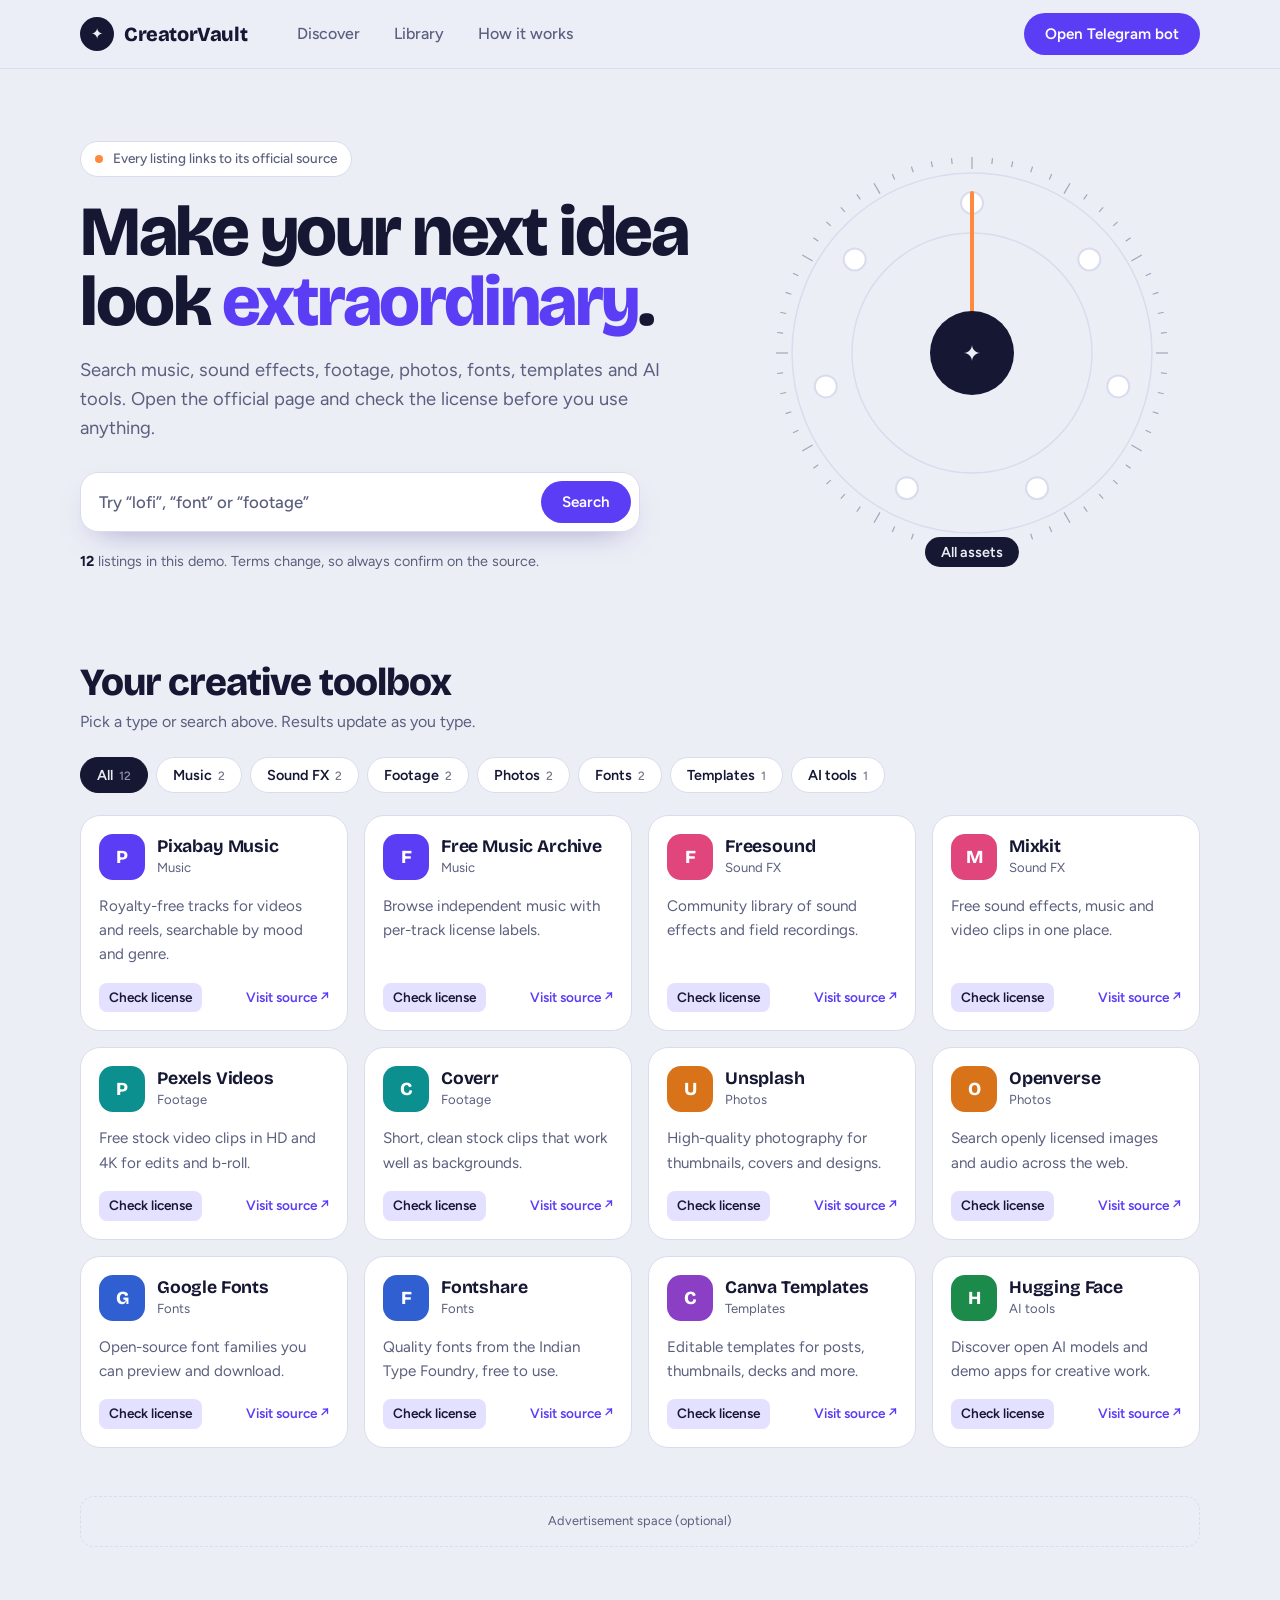
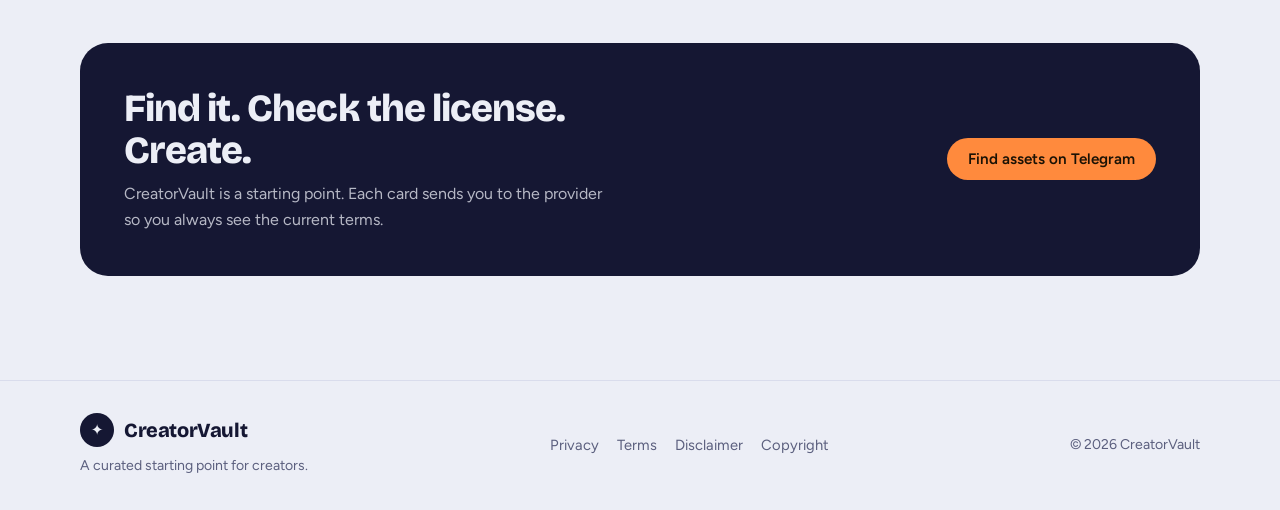
<file: index.html>
<!doctype html>
<html lang="en">
<head>
<meta charset="utf-8">
<meta name="viewport" content="width=device-width, initial-scale=1, viewport-fit=cover">
<meta name="description" content="Find music, sound effects, stock footage, photos, fonts, templates and AI tools, each linked to its official source.">
<title>CreatorVault — Find your next creative asset</title>
<link rel="preconnect" href="https://fonts.googleapis.com">
<link rel="preconnect" href="https://fonts.gstatic.com" crossorigin>
<link rel="stylesheet" href="https://fonts.googleapis.com/css2?family=Bricolage+Grotesque:opsz,wght@12..96,500;12..96,700;12..96,800&family=Figtree:wght@400;500;600&display=swap">
<style>
:root{--bg:#eceef6;--surface:#fff;--ink:#151733;--muted:#5b5f7e;--line:#d9dcec;--accent:#5b3df5;--accent-ink:#fff;--warm:#ff8a3d;--soft:#e4e0ff;
--display:'Bricolage Grotesque','Segoe UI',system-ui,sans-serif;--body:'Figtree','Segoe UI',system-ui,sans-serif;
box-sizing:border-box;padding-top:env(safe-area-inset-top,0px);padding-bottom:env(safe-area-inset-bottom,0px)}
@media (prefers-color-scheme:dark){:root:not([data-theme="light"]){--bg:#121327;--surface:#1c1e3a;--ink:#eef0ff;--muted:#a0a5cc;--line:#2e3160;--accent:#8f7aff;--accent-ink:#121327;--soft:#2a2670}}
:root[data-theme="dark"]{--bg:#121327;--surface:#1c1e3a;--ink:#eef0ff;--muted:#a0a5cc;--line:#2e3160;--accent:#8f7aff;--accent-ink:#121327;--soft:#2a2670}
*,*::before,*::after{box-sizing:border-box}
html{scroll-behavior:smooth;scroll-padding-top:calc(env(safe-area-inset-top,0px) + 80px)}
body{margin:0;background:var(--bg);color:var(--ink);font:400 1rem/1.6 var(--body);-webkit-font-smoothing:antialiased}
a{color:inherit;text-decoration:none}
:focus-visible{outline:3px solid var(--accent);outline-offset:3px;border-radius:8px}
.wrap{max-width:1160px;margin:0 auto;padding:0 20px}

/* header */
.site-header{position:sticky;top:env(safe-area-inset-top,0px);z-index:10;background:color-mix(in srgb,var(--bg) 85%,transparent);backdrop-filter:blur(12px);border-bottom:1px solid var(--line)}
.site-header .wrap{display:flex;align-items:center;gap:24px;height:68px}
.brand{display:flex;align-items:center;gap:10px;font:800 1.25rem var(--display);letter-spacing:-.02em}
.brand-mark{display:grid;place-items:center;width:34px;height:34px;border-radius:50%;background:var(--ink);color:var(--bg);font-size:.95rem}
.nav{display:flex;gap:6px;margin-left:12px}
.nav a{padding:8px 14px;border-radius:99px;color:var(--muted);font-weight:500}
.nav a:hover{background:var(--soft);color:var(--ink)}
.header-actions{margin-left:auto;display:flex;gap:10px}
.btn{display:inline-flex;align-items:center;gap:8px;padding:11px 20px;border-radius:99px;font:600 .95rem var(--body);border:1.5px solid transparent;cursor:pointer;transition:transform .15s,background .15s}
.btn:active{transform:scale(.97)}
.btn-primary{background:var(--accent);color:var(--accent-ink)}
.btn-primary:hover{filter:brightness(1.1)}
.btn-secondary{border-color:var(--line);background:var(--surface)}
.btn-secondary:hover{border-color:var(--ink)}

/* hero */
.hero{padding:72px 0 48px}
.hero-layout{display:grid;grid-template-columns:1.15fr .85fr;gap:48px;align-items:center}
.pill-note{display:inline-flex;align-items:center;gap:10px;padding:6px 14px;border:1px solid var(--line);background:var(--surface);border-radius:99px;font-size:.85rem;color:var(--muted);font-weight:500}
.pulse{width:8px;height:8px;border-radius:50%;background:var(--warm);box-shadow:0 0 0 0 var(--warm);animation:pulse 2s infinite}
@keyframes pulse{70%{box-shadow:0 0 0 9px transparent}100%{box-shadow:0 0 0 0 transparent}}
h1{font:800 clamp(2.4rem,5.6vw,4.4rem)/1 var(--display);letter-spacing:-.035em;margin:20px 0 18px}
h1 span{color:var(--accent)}
.lede{font-size:1.15rem;color:var(--muted);max-width:52ch;margin:0 0 28px}
.search{display:flex;align-items:center;gap:10px;background:var(--surface);border:1.5px solid var(--line);border-radius:18px;padding:8px 8px 8px 18px;max-width:560px;box-shadow:0 12px 32px -18px rgba(30,20,120,.5)}
.search:focus-within{border-color:var(--accent)}
.search input{flex:1;min-width:0;border:0;background:none;font:500 1.05rem var(--body);color:var(--ink);padding:10px 0;outline:0}
.search input::placeholder{color:var(--muted)}
.trust{margin-top:18px;color:var(--muted);font-size:.9rem}
.trust b{color:var(--ink)}

/* dial */
.dial{position:relative;width:100%;max-width:400px;aspect-ratio:1;margin:0 auto}
.dial svg{width:100%;height:100%;overflow:visible}
.ring{fill:none;stroke:var(--line);stroke-width:1.5}
.tick{stroke:var(--muted);stroke-width:1.2;opacity:.5}
.node{fill:var(--surface);stroke:var(--line);stroke-width:2;transition:fill .3s,stroke .3s,r .3s}
.node.on{fill:var(--warm);stroke:var(--warm)}
.needle{transform-origin:200px 200px;transition:transform .8s cubic-bezier(.3,1.4,.5,1)}
.hub{fill:var(--ink)}
.hub-text{fill:var(--bg);font:800 22px var(--display);text-anchor:middle;dominant-baseline:central}
.dial-label{position:absolute;left:50%;bottom:-6px;transform:translateX(-50%);background:var(--ink);color:var(--bg);padding:6px 16px;border-radius:99px;font:600 .9rem var(--body);white-space:nowrap}

/* sections */
.section{padding:40px 0}
.section-heading{display:flex;justify-content:space-between;align-items:end;gap:16px;margin-bottom:22px;flex-wrap:wrap}
h2{font:800 clamp(1.7rem,3.4vw,2.4rem)/1.1 var(--display);letter-spacing:-.025em;margin:0}
.sub{color:var(--muted);margin:6px 0 0}
.chips{display:flex;gap:8px;flex-wrap:wrap;margin-bottom:22px}
.chip{border:1.5px solid var(--line);background:var(--surface);color:var(--ink);border-radius:99px;padding:8px 16px;font:600 .9rem var(--body);cursor:pointer;transition:background .15s,border-color .15s}
.chip:hover{border-color:var(--ink)}
.chip[aria-pressed="true"]{background:var(--ink);color:var(--bg);border-color:var(--ink)}
.chip small{opacity:.6;margin-left:6px;font-weight:500}

.asset-grid{display:grid;grid-template-columns:repeat(auto-fill,minmax(260px,1fr));gap:16px}
.asset{display:flex;flex-direction:column;background:var(--surface);border:1px solid var(--line);border-radius:20px;padding:18px;transition:border-color .2s,transform .2s}
.asset:hover{border-color:var(--accent);transform:translateY(-3px)}
.asset-top{display:flex;align-items:center;gap:12px;margin-bottom:14px}
.glyph{width:46px;height:46px;border-radius:14px;display:grid;place-items:center;font:800 1.15rem var(--display);color:#fff;flex:none}
.asset h3{font:700 1.1rem var(--display);margin:0;letter-spacing:-.01em}
.type{font-size:.82rem;color:var(--muted)}
.asset p{margin:0 0 16px;color:var(--muted);font-size:.95rem;flex:1}
.asset-foot{display:flex;justify-content:space-between;align-items:center;gap:8px;font-size:.85rem}
.lic{background:var(--soft);border-radius:8px;padding:4px 10px;font-weight:600}
.visit{font-weight:600;color:var(--accent)}
.visit:hover{text-decoration:underline}
.empty{grid-column:1/-1;text-align:center;padding:48px 16px;border:1.5px dashed var(--line);border-radius:20px;color:var(--muted)}

.ad-slot{margin:8px auto;max-width:1120px;padding:14px;border:1.5px dashed var(--line);border-radius:14px;text-align:center;color:var(--muted);font-size:.8rem}

.cta-strip{margin:48px 0 24px;background:var(--ink);color:var(--bg);border-radius:28px;padding:44px;display:flex;justify-content:space-between;align-items:center;gap:28px;flex-wrap:wrap}
.cta-strip h2{max-width:20ch}
.cta-strip p{margin:10px 0 0;opacity:.75;max-width:48ch}
.cta-strip .btn-primary{background:var(--warm);color:#1b1205}

.site-footer{border-top:1px solid var(--line);margin-top:40px;padding:32px 0}
.site-footer .wrap{display:flex;justify-content:space-between;align-items:center;gap:20px;flex-wrap:wrap}
.footer-links{display:flex;gap:18px;flex-wrap:wrap;color:var(--muted);font-size:.92rem}
.footer-links a:hover{color:var(--ink)}
.footer-copy,.footer-tag{color:var(--muted);font-size:.88rem}

@media (max-width:860px){
.hero{padding:40px 0 24px}.hero-layout{grid-template-columns:1fr}.dial{max-width:300px;order:-1}
.nav{display:none}.cta-strip{padding:28px}.header-actions .btn-secondary{display:none}}
@media (prefers-reduced-motion:reduce){*{animation:none!important;transition:none!important}}
</style>
</head>
<body>
<header class="site-header"><div class="wrap">
<a class="brand" href="#top"><span class="brand-mark">✦</span>CreatorVault</a>
<nav class="nav" aria-label="Main"><a href="#top">Discover</a><a href="#library">Library</a><a href="#about">How it works</a></nav>
<div class="header-actions"><a class="btn btn-primary" href="https://t.me/CreatorVaultAssetsBot" target="_blank" rel="noopener">Open Telegram bot</a></div>
</div></header>

<main id="top">
<section class="hero"><div class="wrap hero-layout">
<div>
<div class="pill-note"><span class="pulse"></span>Every listing links to its official source</div>
<h1>Make your next idea look <span>extraordinary</span>.</h1>
<p class="lede">Search music, sound effects, footage, photos, fonts, templates and AI tools. Open the official page and check the license before you use anything.</p>
<form class="search" role="search" onsubmit="event.preventDefault();document.getElementById('library').scrollIntoView()">
<label class="sr" for="q" style="position:absolute;left:-9999px">Search resources</label>
<input id="q" type="search" placeholder="Try “lofi”, “font” or “footage”" autocomplete="off">
<button class="btn btn-primary" type="submit">Search</button>
</form>
<div class="trust"><b id="resourceCount">0</b> listings in this demo. Terms change, so always confirm on the source.</div>
</div>
<div class="dial" aria-hidden="true">
<svg viewBox="0 0 400 400" id="dialSvg"><circle class="ring" cx="200" cy="200" r="180"/><circle class="ring" cx="200" cy="200" r="120"/><g id="ticks"></g><g id="nodes"></g>
<g class="needle" id="needle"><line x1="200" y1="200" x2="200" y2="40" stroke="var(--warm)" stroke-width="4" stroke-linecap="round"/></g>
<circle class="hub" cx="200" cy="200" r="42"/><text class="hub-text" x="200" y="201">✦</text></svg>
<div class="dial-label" id="dialLabel">All assets</div>
</div>
</div></section>

<section class="section" id="library"><div class="wrap">
<div class="section-heading"><div><h2>Your creative toolbox</h2><p class="sub">Pick a type or search above. Results update as you type.</p></div></div>
<div class="chips" id="chips" role="group" aria-label="Filter by type"></div>
<div class="asset-grid" id="grid" aria-live="polite"></div>
</div></section>

<div class="wrap"><div class="ad-slot">Advertisement space (optional)</div></div>

<section class="section" id="about"><div class="wrap">
<div class="cta-strip"><div><h2>Find it. Check the license. Create.</h2><p>CreatorVault is a starting point. Each card sends you to the provider so you always see the current terms.</p></div>
<a class="btn btn-primary" href="https://t.me/CreatorVaultAssetsBot" target="_blank" rel="noopener">Find assets on Telegram</a></div>
</div></section>
</main>

<footer class="site-footer"><div class="wrap">
<div><a class="brand" href="#top"><span class="brand-mark">✦</span>CreatorVault</a><div class="footer-tag" style="margin-top:8px">A curated starting point for creators.</div></div>
<nav class="footer-links" aria-label="Legal"><a href="privacy.html">Privacy</a><a href="terms.html">Terms</a><a href="disclaimer.html">Disclaimer</a><a href="copyright.html">Copyright</a></nav>
<div class="footer-copy">© 2026 CreatorVault</div>
</div></footer>

<script>
var CATS=["Music","Sound FX","Footage","Photos","Fonts","Templates","AI tools"];
var COLORS={"Music":"#5b3df5","Sound FX":"#e0457b","Footage":"#0c8f8f","Photos":"#d9731a","Fonts":"#2f5fd0","Templates":"#8a3fc4","AI tools":"#1b8a4b"};
var ASSETS=[
{n:"Pixabay Music",c:"Music",d:"Royalty-free tracks for videos and reels, searchable by mood and genre.",u:"https://pixabay.com/music/"},
{n:"Free Music Archive",c:"Music",d:"Browse independent music with per-track license labels.",u:"https://freemusicarchive.org/"},
{n:"Freesound",c:"Sound FX",d:"Community library of sound effects and field recordings.",u:"https://freesound.org/"},
{n:"Mixkit",c:"Sound FX",d:"Free sound effects, music and video clips in one place.",u:"https://mixkit.co/"},
{n:"Pexels Videos",c:"Footage",d:"Free stock video clips in HD and 4K for edits and b-roll.",u:"https://www.pexels.com/videos/"},
{n:"Coverr",c:"Footage",d:"Short, clean stock clips that work well as backgrounds.",u:"https://coverr.co/"},
{n:"Unsplash",c:"Photos",d:"High-quality photography for thumbnails, covers and designs.",u:"https://unsplash.com/"},
{n:"Openverse",c:"Photos",d:"Search openly licensed images and audio across the web.",u:"https://openverse.org/"},
{n:"Google Fonts",c:"Fonts",d:"Open-source font families you can preview and download.",u:"https://fonts.google.com/"},
{n:"Fontshare",c:"Fonts",d:"Quality fonts from the Indian Type Foundry, free to use.",u:"https://www.fontshare.com/"},
{n:"Canva Templates",c:"Templates",d:"Editable templates for posts, thumbnails, decks and more.",u:"https://www.canva.com/templates/"},
{n:"Hugging Face",c:"AI tools",d:"Discover open AI models and demo apps for creative work.",u:"https://huggingface.co/"}
];
var state={cat:"All",q:""};
var $=function(i){return document.getElementById(i)};

function esc(s){return s.replace(/[&<>"]/g,function(c){return{"&":"&amp;","<":"&lt;",">":"&gt;",'"':"&quot;"}[c]})}

function buildDial(){
  var t="",n="",i,a,x,y,r=Math.PI/180;
  for(i=0;i<60;i++){a=i*6*r;t+='<line class="tick" x1="'+(200+196*Math.sin(a))+'" y1="'+(200-196*Math.cos(a))+'" x2="'+(200+(i%5?190:184)*Math.sin(a))+'" y2="'+(200-(i%5?190:184)*Math.cos(a))+'"/>'}
  $("ticks").innerHTML=t;
  CATS.forEach(function(c,k){a=k*(360/CATS.length)*r;x=200+150*Math.sin(a);y=200-150*Math.cos(a);
    n+='<circle class="node" data-c="'+c+'" cx="'+x+'" cy="'+y+'" r="11"/>'});
  $("nodes").innerHTML=n;
}
function turnDial(){
  var k=CATS.indexOf(state.cat),nodes=document.querySelectorAll(".node");
  $("needle").style.transform="rotate("+(k<0?0:k*360/CATS.length)+"deg)";
  nodes.forEach(function(el){el.classList.toggle("on",el.getAttribute("data-c")===state.cat)});
  $("dialLabel").textContent=state.cat==="All"?"All assets":state.cat;
}
function buildChips(){
  var h='',all=["All"].concat(CATS);
  all.forEach(function(c){var cnt=c==="All"?ASSETS.length:ASSETS.filter(function(a){return a.c===c}).length;
    h+='<button class="chip" type="button" data-c="'+c+'" aria-pressed="'+(c===state.cat)+'">'+c+'<small>'+cnt+'</small></button>'});
  $("chips").innerHTML=h;
}
function render(){
  var q=state.q.trim().toLowerCase();
  var list=ASSETS.filter(function(a){
    return (state.cat==="All"||a.c===state.cat)&&(!q||(a.n+" "+a.c+" "+a.d).toLowerCase().indexOf(q)>-1)});
  $("grid").innerHTML=list.length?list.map(function(a){
    return '<article class="asset"><div class="asset-top"><div class="glyph" style="background:'+COLORS[a.c]+'">'+esc(a.n.charAt(0))+'</div><div><h3>'+esc(a.n)+'</h3><div class="type">'+esc(a.c)+'</div></div></div><p>'+esc(a.d)+'</p><div class="asset-foot"><span class="lic">Check license</span><a class="visit" href="'+a.u+'" target="_blank" rel="noopener">Visit source ↗</a></div></article>'
  }).join(""):'<div class="empty">No matches for “'+esc(state.q)+'”. Try a broader word like “music” or “font”.</div>';
  document.querySelectorAll(".chip").forEach(function(b){b.setAttribute("aria-pressed",b.getAttribute("data-c")===state.cat)});
  turnDial();
}
$("chips").addEventListener("click",function(e){var b=e.target.closest(".chip");if(!b)return;state.cat=b.getAttribute("data-c");render()});
$("q").addEventListener("input",function(e){state.q=e.target.value;render()});
$("resourceCount").textContent=ASSETS.length;
buildDial();buildChips();render();
</script>
</body>
</html>
</file>
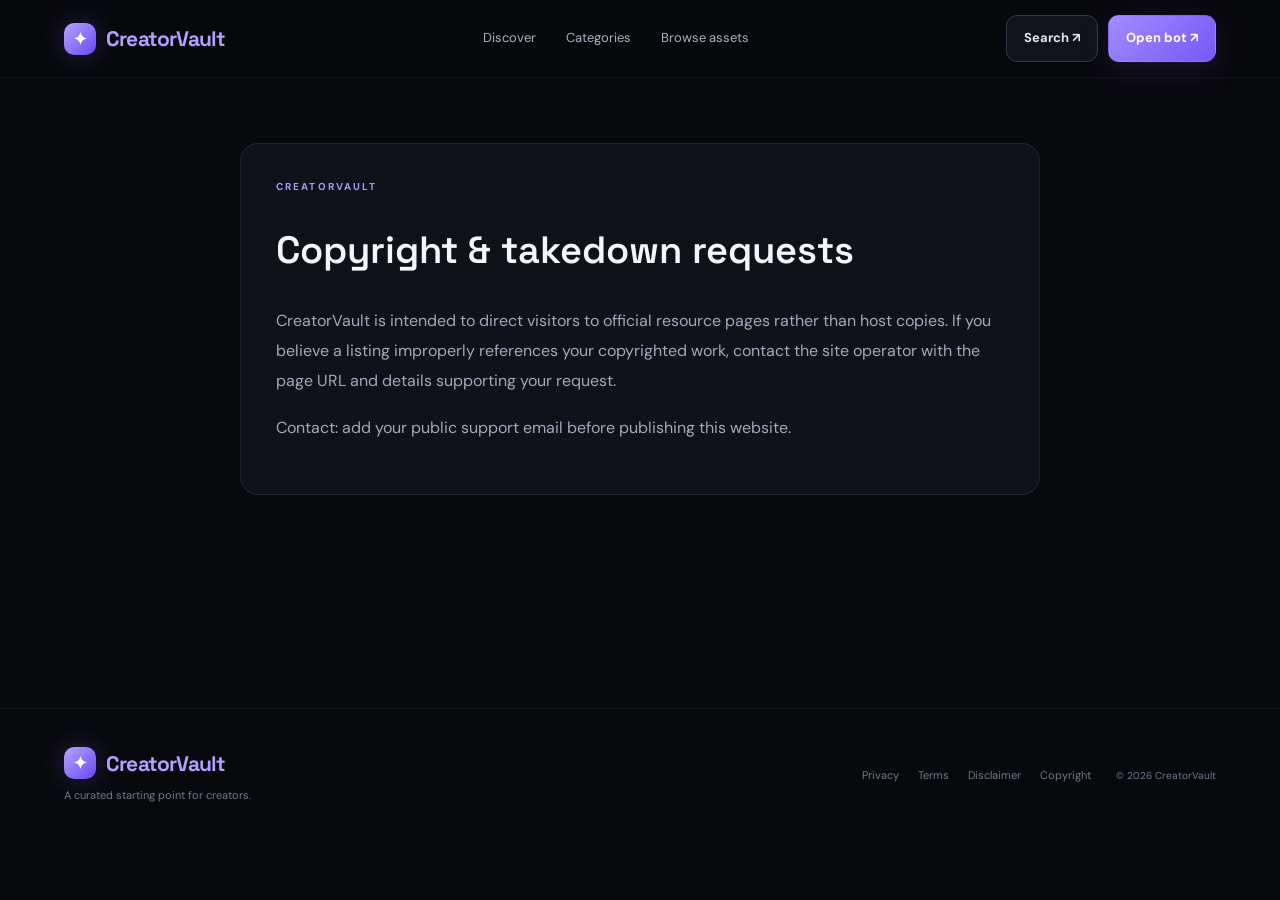
<file: copyright.html>
<!doctype html><html lang="en"><head><meta charset="utf-8"><meta name="viewport" content="width=device-width,initial-scale=1"><title>Copyright & takedown requests — CreatorVault</title><link rel="stylesheet" href="style.css"></head><body><header class="site-header"><a class="brand" href="index.html"><span class="brand-mark">✦</span><span>CreatorVault</span></a><nav class="nav"><a href="index.html">Discover</a><a href="index.html#categories">Categories</a><a href="search.html">Browse assets</a></nav><div class="header-actions"><a class="btn btn-secondary" href="search.html">Search ↗</a><a class="btn btn-primary" href="https://t.me/CreatorVaultAssetsBot" target="_blank" rel="noopener">Open bot ↗</a></div></header><main class="legal-main"><article class="legal-card"><div class="eyebrow">CREATORVAULT</div><h1>Copyright & takedown requests</h1><p>CreatorVault is intended to direct visitors to official resource pages rather than host copies. If you believe a listing improperly references your copyrighted work, contact the site operator with the page URL and details supporting your request.</p><p>Contact: add your public support email before publishing this website.</p></article></main><footer class="site-footer"><div><a class="brand" href="index.html"><span class="brand-mark">✦</span><span>CreatorVault</span></a><div class="footer-tagline">A curated starting point for creators.</div></div><div class="footer-links"><a href="privacy.html">Privacy</a><a href="terms.html">Terms</a><a href="disclaimer.html">Disclaimer</a><a href="copyright.html">Copyright</a></div><div class="footer-copy">© 2026 CreatorVault</div></footer></body></html>
</file>
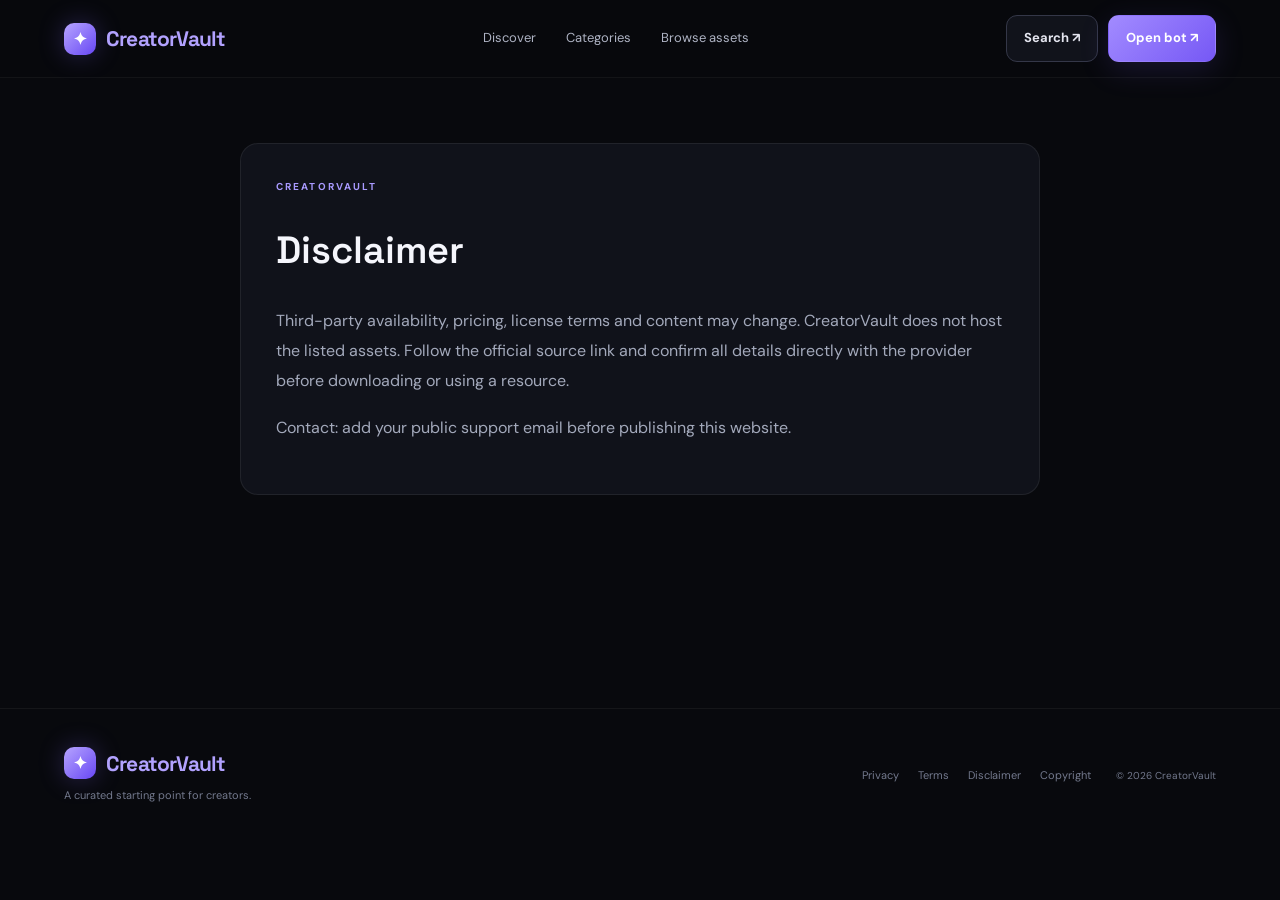
<file: disclaimer.html>
<!doctype html><html lang="en"><head><meta charset="utf-8"><meta name="viewport" content="width=device-width,initial-scale=1"><title>Disclaimer — CreatorVault</title><link rel="stylesheet" href="style.css"></head><body><header class="site-header"><a class="brand" href="index.html"><span class="brand-mark">✦</span><span>CreatorVault</span></a><nav class="nav"><a href="index.html">Discover</a><a href="index.html#categories">Categories</a><a href="search.html">Browse assets</a></nav><div class="header-actions"><a class="btn btn-secondary" href="search.html">Search ↗</a><a class="btn btn-primary" href="https://t.me/CreatorVaultAssetsBot" target="_blank" rel="noopener">Open bot ↗</a></div></header><main class="legal-main"><article class="legal-card"><div class="eyebrow">CREATORVAULT</div><h1>Disclaimer</h1><p>Third-party availability, pricing, license terms and content may change. CreatorVault does not host the listed assets. Follow the official source link and confirm all details directly with the provider before downloading or using a resource.</p><p>Contact: add your public support email before publishing this website.</p></article></main><footer class="site-footer"><div><a class="brand" href="index.html"><span class="brand-mark">✦</span><span>CreatorVault</span></a><div class="footer-tagline">A curated starting point for creators.</div></div><div class="footer-links"><a href="privacy.html">Privacy</a><a href="terms.html">Terms</a><a href="disclaimer.html">Disclaimer</a><a href="copyright.html">Copyright</a></div><div class="footer-copy">© 2026 CreatorVault</div></footer></body></html>
</file>
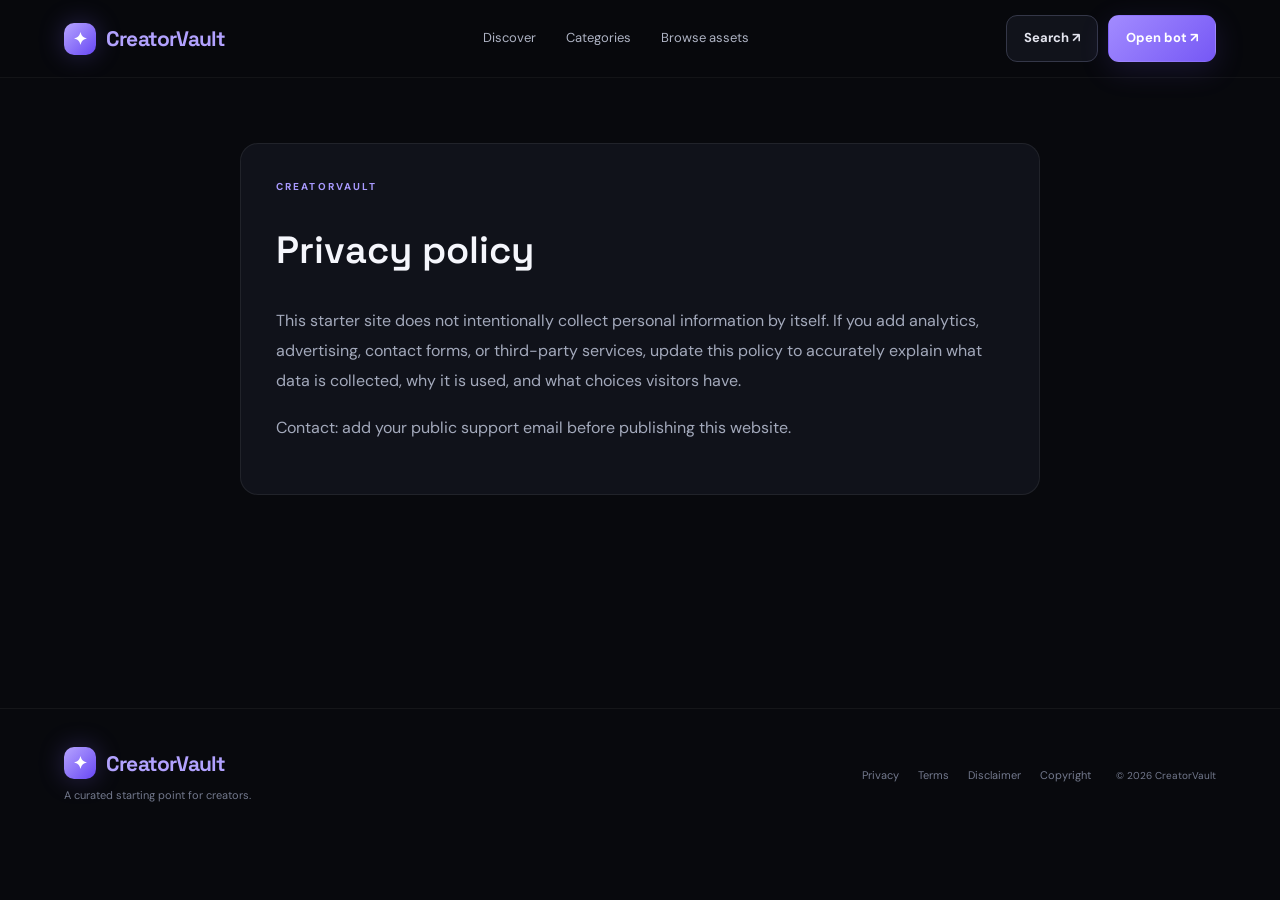
<file: privacy.html>
<!doctype html><html lang="en"><head><meta charset="utf-8"><meta name="viewport" content="width=device-width,initial-scale=1"><title>Privacy policy — CreatorVault</title><link rel="stylesheet" href="style.css"></head><body><header class="site-header"><a class="brand" href="index.html"><span class="brand-mark">✦</span><span>CreatorVault</span></a><nav class="nav"><a href="index.html">Discover</a><a href="index.html#categories">Categories</a><a href="search.html">Browse assets</a></nav><div class="header-actions"><a class="btn btn-secondary" href="search.html">Search ↗</a><a class="btn btn-primary" href="https://t.me/CreatorVaultAssetsBot" target="_blank" rel="noopener">Open bot ↗</a></div></header><main class="legal-main"><article class="legal-card"><div class="eyebrow">CREATORVAULT</div><h1>Privacy policy</h1><p>This starter site does not intentionally collect personal information by itself. If you add analytics, advertising, contact forms, or third-party services, update this policy to accurately explain what data is collected, why it is used, and what choices visitors have.</p><p>Contact: add your public support email before publishing this website.</p></article></main><footer class="site-footer"><div><a class="brand" href="index.html"><span class="brand-mark">✦</span><span>CreatorVault</span></a><div class="footer-tagline">A curated starting point for creators.</div></div><div class="footer-links"><a href="privacy.html">Privacy</a><a href="terms.html">Terms</a><a href="disclaimer.html">Disclaimer</a><a href="copyright.html">Copyright</a></div><div class="footer-copy">© 2026 CreatorVault</div></footer></body></html>
</file>
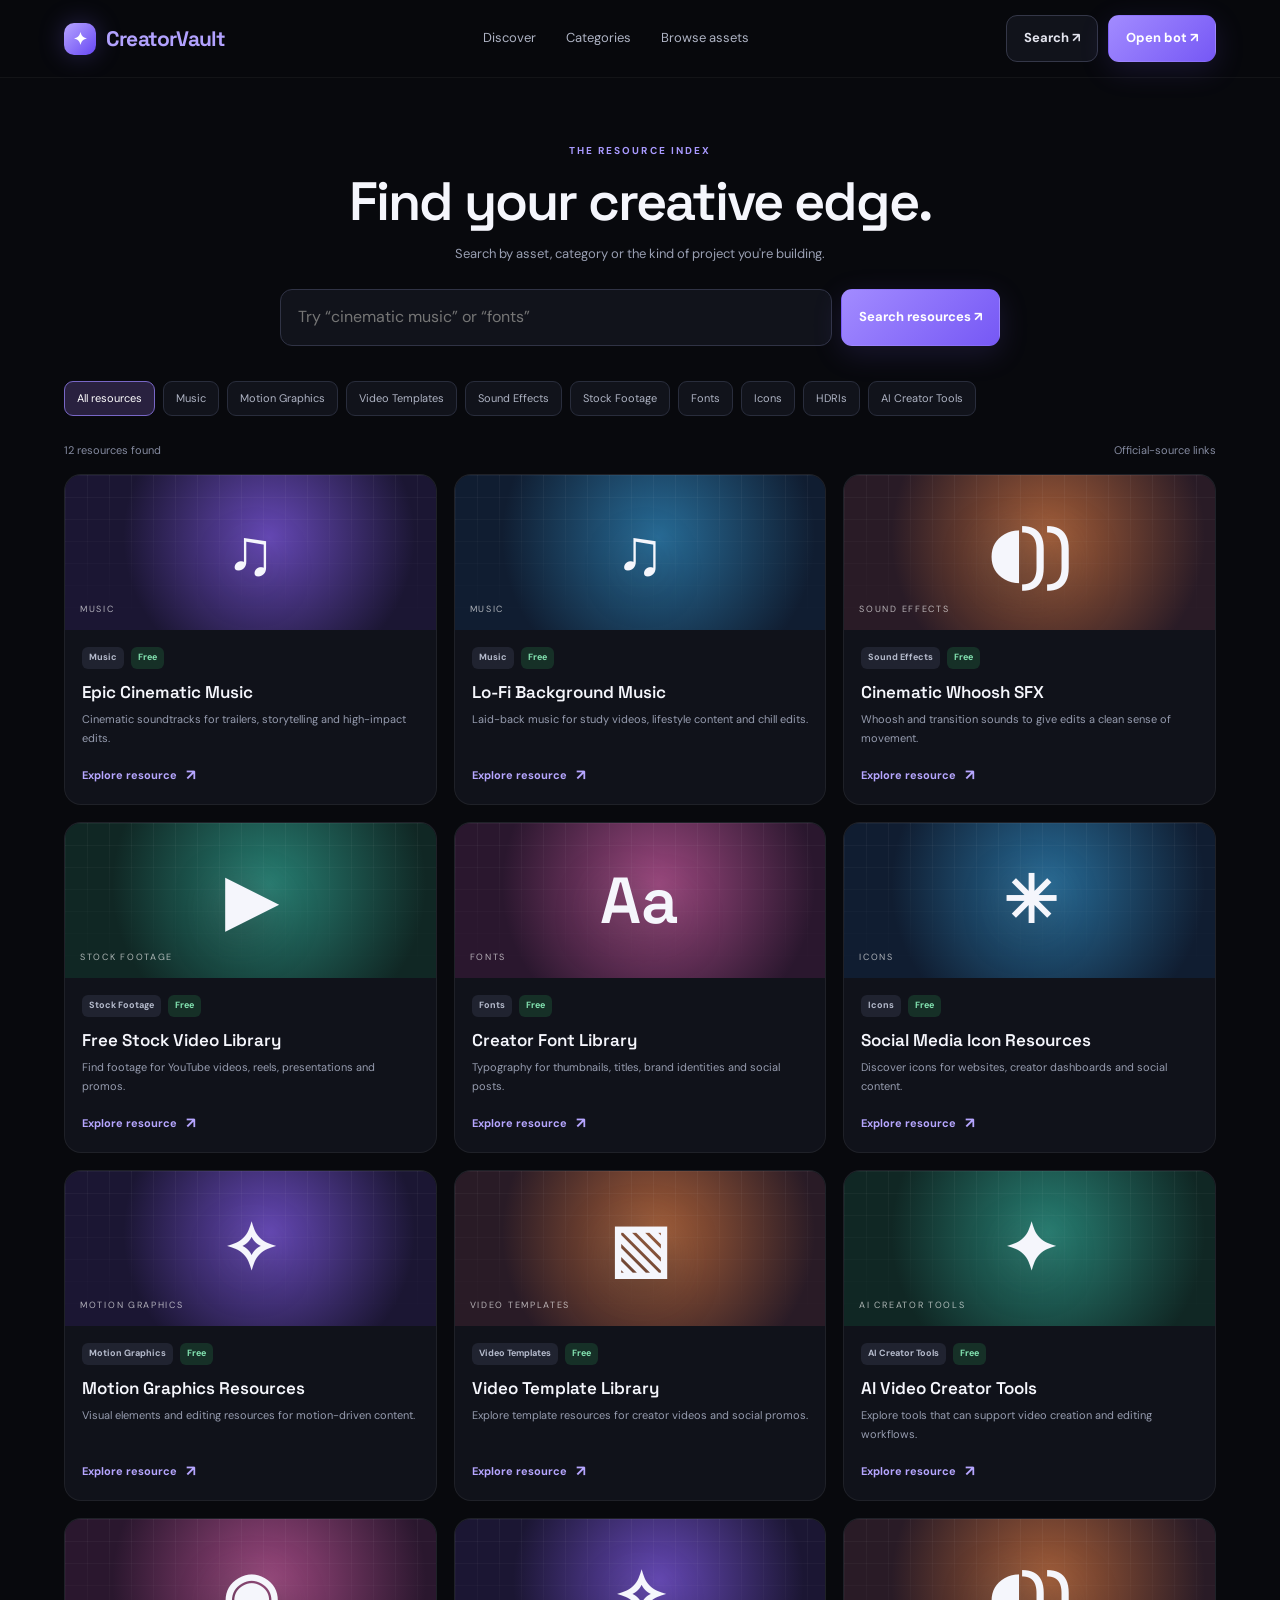
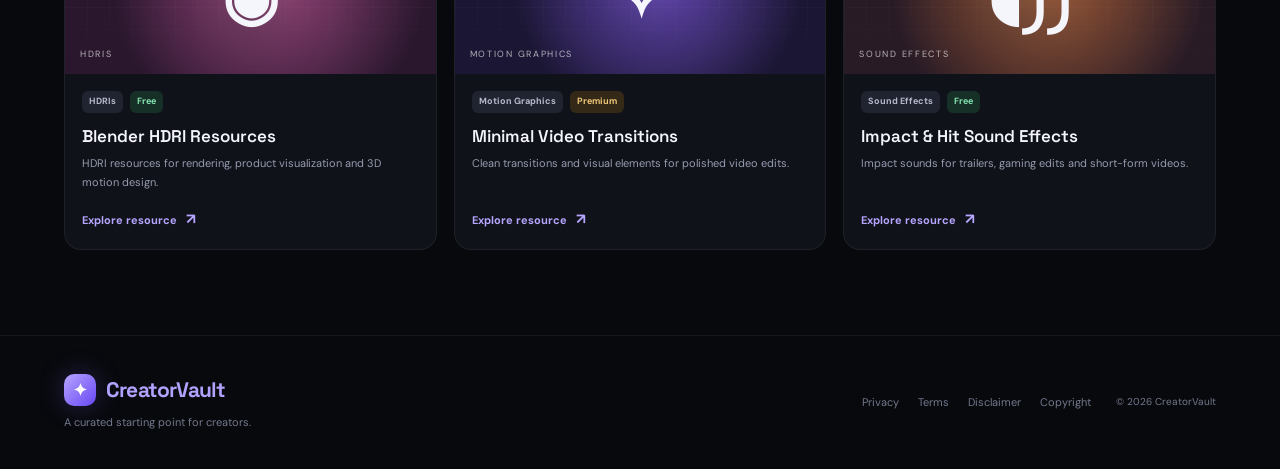
<file: search.html>
<!doctype html><html lang="en"><head><meta charset="utf-8"><meta name="viewport" content="width=device-width,initial-scale=1"><meta name="description" content="Search CreatorVault creator resources."><title>Browse resources — CreatorVault</title><link rel="stylesheet" href="style.css"></head><body><header class="site-header"><a class="brand" href="index.html"><span class="brand-mark">✦</span><span>CreatorVault</span></a><nav class="nav"><a href="index.html">Discover</a><a href="index.html#categories">Categories</a><a href="search.html">Browse assets</a></nav><div class="header-actions"><a class="btn btn-secondary" href="search.html">Search ↗</a><a class="btn btn-primary" href="https://t.me/CreatorVaultAssetsBot" target="_blank" rel="noopener">Open bot ↗</a></div></header><main class="search-main"><section class="search-heading"><div class="eyebrow">THE RESOURCE INDEX</div><h1>Find your creative edge.</h1><p>Search by asset, category or the kind of project you're building.</p><form class="search-form" id="searchForm"><input id="searchInput" type="search" placeholder="Try “cinematic music” or “fonts”" autocomplete="off"><button class="btn btn-primary" type="submit">Search resources ↗</button></form></section><div class="filters" id="filters"></div><div class="results-top"><span id="resultCount">Loading resources…</span><span>Official-source links</span></div><div class="asset-grid" id="resultsGrid"></div></main><footer class="site-footer"><div><a class="brand" href="index.html"><span class="brand-mark">✦</span><span>CreatorVault</span></a><div class="footer-tagline">A curated starting point for creators.</div></div><div class="footer-links"><a href="privacy.html">Privacy</a><a href="terms.html">Terms</a><a href="disclaimer.html">Disclaimer</a><a href="copyright.html">Copyright</a></div><div class="footer-copy">© 2026 CreatorVault</div></footer><script src="script.js"></script><script>initSearch();</script></body></html>
</file>
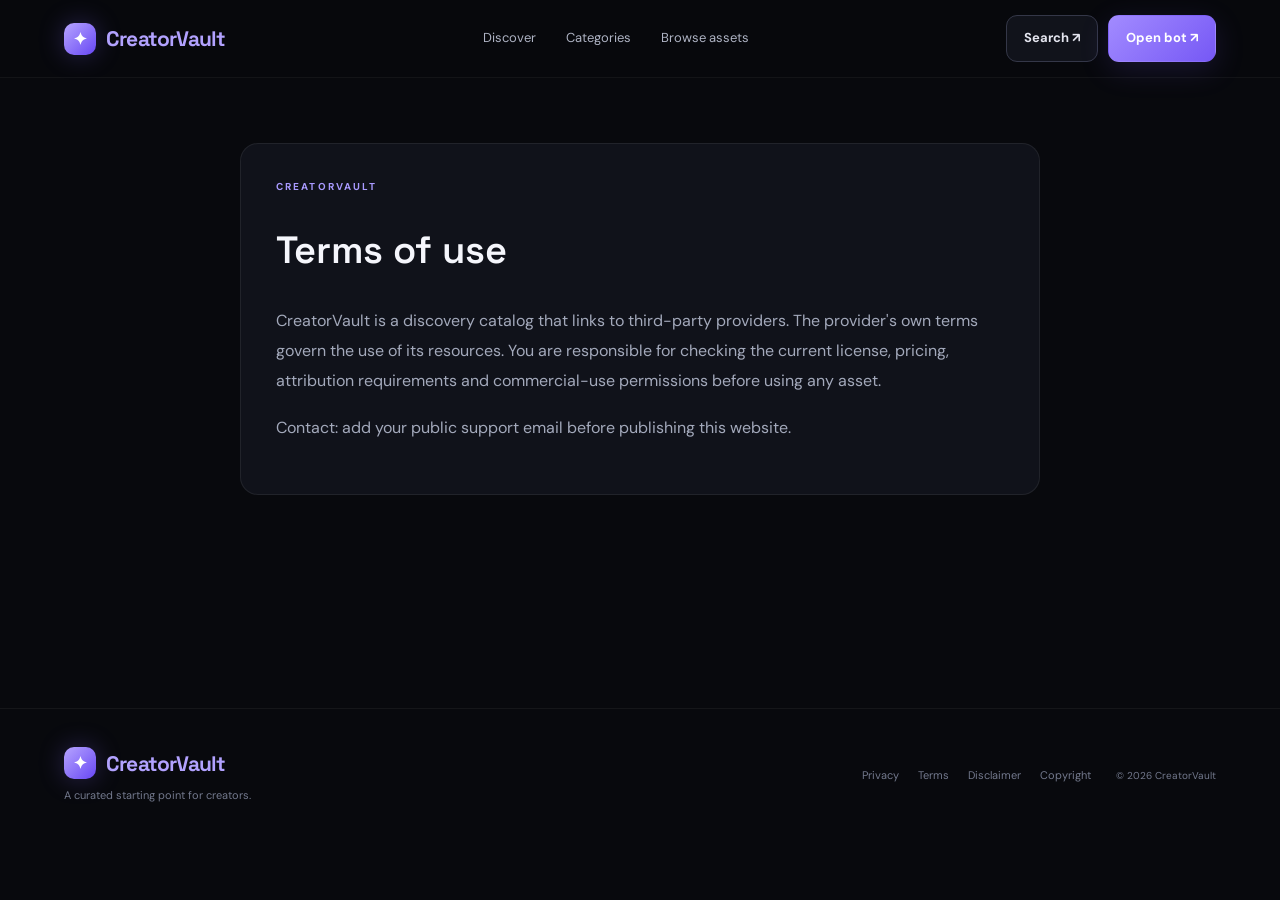
<file: terms.html>
<!doctype html><html lang="en"><head><meta charset="utf-8"><meta name="viewport" content="width=device-width,initial-scale=1"><title>Terms of use — CreatorVault</title><link rel="stylesheet" href="style.css"></head><body><header class="site-header"><a class="brand" href="index.html"><span class="brand-mark">✦</span><span>CreatorVault</span></a><nav class="nav"><a href="index.html">Discover</a><a href="index.html#categories">Categories</a><a href="search.html">Browse assets</a></nav><div class="header-actions"><a class="btn btn-secondary" href="search.html">Search ↗</a><a class="btn btn-primary" href="https://t.me/CreatorVaultAssetsBot" target="_blank" rel="noopener">Open bot ↗</a></div></header><main class="legal-main"><article class="legal-card"><div class="eyebrow">CREATORVAULT</div><h1>Terms of use</h1><p>CreatorVault is a discovery catalog that links to third-party providers. The provider's own terms govern the use of its resources. You are responsible for checking the current license, pricing, attribution requirements and commercial-use permissions before using any asset.</p><p>Contact: add your public support email before publishing this website.</p></article></main><footer class="site-footer"><div><a class="brand" href="index.html"><span class="brand-mark">✦</span><span>CreatorVault</span></a><div class="footer-tagline">A curated starting point for creators.</div></div><div class="footer-links"><a href="privacy.html">Privacy</a><a href="terms.html">Terms</a><a href="disclaimer.html">Disclaimer</a><a href="copyright.html">Copyright</a></div><div class="footer-copy">© 2026 CreatorVault</div></footer></body></html>
</file>
<file: style.css>
@import url('https://fonts.googleapis.com/css2?family=DM+Sans:wght@400;500;600;700&family=Space+Grotesk:wght@400;500;600;700&display=swap');
:root{--bg:#08090d;--panel:#10121a;--panel2:#141722;--line:#252838;--muted:#9ba1b5;--white:#f5f6fc;--purple:#a28bff;--purple2:#7355f6;--green:#76e5b0}
*{box-sizing:border-box}html{scroll-behavior:smooth}body{margin:0;background:var(--bg);color:var(--white);font-family:'DM Sans',sans-serif;line-height:1.55}a{color:inherit;text-decoration:none}button,input{font:inherit}.wrap{width:min(1160px,90%);margin:auto}.site-header{height:78px;display:flex;align-items:center;border-bottom:1px solid #ffffff0c;position:sticky;top:0;z-index:20;background:#08090de8;backdrop-filter:blur(18px);padding:0 max(5%,calc((100vw - 1160px)/2))}.brand{display:flex;align-items:center;gap:10px;font:700 21px 'Space Grotesk',sans-serif;letter-spacing:-.8px}.brand-mark{width:32px;height:32px;border-radius:10px;background:linear-gradient(135deg,#b7a5ff,#6747f4);display:grid;place-items:center;color:white;font-size:17px;box-shadow:0 0 26px #856aff45}.brand span:last-child{color:#b2a2ff}.nav{display:flex;gap:30px;margin:auto;color:#aeb3c4;font-size:13px}.nav a:hover{color:white}.header-actions{display:flex;gap:10px;align-items:center}.btn{display:inline-flex;align-items:center;justify-content:center;gap:10px;padding:12px 17px;border-radius:11px;font-size:13px;font-weight:700;border:1px solid transparent;cursor:pointer;transition:.2s}.btn-primary{background:linear-gradient(135deg,#a28bff,#7658f5);color:white;box-shadow:0 8px 30px #8064ff25}.btn-primary:hover{transform:translateY(-2px);box-shadow:0 12px 34px #8064ff44}.btn-secondary{border-color:#343748;background:#11131b;color:#e4e5ef}.btn-secondary:hover{border-color:#8271cb}.hero{position:relative;overflow:hidden;padding:94px 0 78px;border-bottom:1px solid #ffffff0a;background:radial-gradient(ellipse at 76% 42%,#5c43b526 0,transparent 36%),radial-gradient(ellipse at 15% 20%,#2d2a5b30 0,transparent 35%)}.hero-layout{width:min(1160px,90%);margin:auto;display:grid;grid-template-columns:1.05fr .95fr;gap:54px;align-items:center}.eyebrow{color:#a99aff;letter-spacing:2.1px;font-size:10px;font-weight:700}.pill-note{display:inline-flex;align-items:center;gap:8px;border:1px solid #343047;border-radius:99px;padding:7px 12px;color:#c5bddf;font-size:11px;background:#14111f88}.pulse{width:6px;height:6px;background:#8eecb7;border-radius:50%;box-shadow:0 0 12px #8eecb7}.hero h1{font:600 clamp(44px,5.5vw,72px)/1.04 'Space Grotesk',sans-serif;letter-spacing:-3.7px;margin:23px 0 20px;max-width:700px}.hero h1 em{font-style:normal;background:linear-gradient(100deg,#c1b3ff,#8c74ff 65%,#70d9e7);background-clip:text;color:transparent}.hero-copy>p{color:#a6aabd;font-size:16px;max-width:550px;line-height:1.8}.hero-actions{display:flex;gap:12px;margin:29px 0 25px}.trust-line{color:#777e92;font-size:11px}.trust-line strong{color:#d6d2ed}.hero-visual{height:400px;position:relative;border:1px solid #ffffff12;border-radius:25px;background:linear-gradient(145deg,#171827,#0b0c13 70%);box-shadow:0 35px 100px #0008;overflow:hidden}.visual-glow{position:absolute;width:290px;height:290px;border-radius:50%;background:#7455f6;filter:blur(95px);opacity:.28;top:30px;left:25%}.visual-grid{position:absolute;inset:0;background-image:linear-gradient(#ffffff08 1px,transparent 1px),linear-gradient(90deg,#ffffff08 1px,transparent 1px);background-size:32px 32px;mask-image:linear-gradient(to bottom,#000,transparent)}.visual-label{position:absolute;top:22px;left:24px;color:#8f94a9;font-size:10px;letter-spacing:1.5px}.visual-center{position:absolute;left:50%;top:47%;transform:translate(-50%,-50%);width:155px;height:155px;border-radius:42px;display:grid;place-items:center;font-size:68px;background:linear-gradient(145deg,#9b83ff,#4531a6);box-shadow:0 0 0 12px #927aff0c,0 0 90px #7759f866;transform:translate(-50%,-50%) rotate(-8deg)}.visual-center span{transform:rotate(8deg)}.float-chip{position:absolute;display:flex;align-items:center;gap:10px;padding:12px 15px;border:1px solid #ffffff18;border-radius:13px;background:#141622df;backdrop-filter:blur(14px);font-size:12px;box-shadow:0 15px 40px #0005}.float-chip b{font-size:19px;color:#b7a7ff}.chip-a{top:85px;left:23px}.chip-b{top:155px;right:19px}.chip-c{bottom:66px;left:40px}.chip-d{bottom:28px;right:24px}.section{width:min(1160px,90%);margin:auto;padding:76px 0}.section.compact{padding-top:58px}.section-heading{display:flex;align-items:end;justify-content:space-between;margin-bottom:27px}.section-heading h2{font:600 31px 'Space Grotesk',sans-serif;letter-spacing:-1.2px;margin:7px 0 0}.section-heading>a{font-size:12px;color:#b8aaff}.category-grid{display:grid;grid-template-columns:repeat(3,1fr);gap:13px}.category-card{display:flex;align-items:center;gap:15px;padding:19px 17px;border:1px solid #ffffff10;background:linear-gradient(135deg,#11131b,#0c0d13);border-radius:15px;transition:.22s}.category-card:hover{border-color:#6b5aab;transform:translateY(-3px);background:#141321}.category-icon{flex:none;width:44px;height:44px;display:grid;place-items:center;background:#27203e;color:#c1b5ff;border-radius:13px;font-size:22px}.category-copy{display:grid;gap:4px;min-width:0}.category-copy b{font-size:13px}.category-copy small{font-size:11px;color:#858ba0}.category-arrow{margin-left:auto;color:#656b7d}.asset-grid{display:grid;grid-template-columns:repeat(3,1fr);gap:17px}.asset-card{background:#10121a;border:1px solid #ffffff10;border-radius:17px;overflow:hidden;transition:.22s}.asset-card:hover{transform:translateY(-4px);border-color:#65549f;box-shadow:0 20px 45px #0004}.asset-art,.detail-art{height:155px;position:relative;display:flex;align-items:center;justify-content:center;overflow:hidden;background:#151629}.art-grid{position:absolute;inset:0;background-image:linear-gradient(#ffffff0b 1px,transparent 1px),linear-gradient(90deg,#ffffff0b 1px,transparent 1px);background-size:22px 22px;mask-image:linear-gradient(#000,transparent)}.art-icon{font:600 65px 'Space Grotesk',sans-serif;position:relative;text-shadow:0 10px 50px #0007;filter:drop-shadow(0 0 20px #ffffff26)}.art-label{position:absolute;left:15px;bottom:13px;color:#ffffffa8;font-size:9px;letter-spacing:1.7px;text-transform:uppercase}.art-purple{background:radial-gradient(circle at 55% 40%,#6548b5,#1b1633 65%)}.art-blue{background:radial-gradient(circle at 55% 40%,#276b96,#101d31 70%)}.art-orange{background:radial-gradient(circle at 55% 40%,#a45d37,#291b26 70%)}.art-green{background:radial-gradient(circle at 55% 40%,#277e72,#102724 70%)}.art-pink{background:radial-gradient(circle at 55% 40%,#9b477e,#2a172e 70%)}.asset-info{padding:17px}.chips{display:flex;gap:7px;flex-wrap:wrap}.chip{border-radius:6px;padding:4px 7px;background:#202330;color:#b5bbcc;font-size:9px;font-weight:700}.chip-free{background:#163027;color:#83e3b1}.chip-premium{background:#342817;color:#f0c879}.asset-info h3{font:600 17px 'Space Grotesk',sans-serif;margin:12px 0 7px}.asset-info p{color:#969caf;font-size:11px;line-height:1.7;min-height:39px;margin:0}.text-link{display:inline-flex;gap:9px;align-items:center;color:#b6a6ff;font-size:11px;font-weight:700;margin-top:15px}.text-link span{font-size:15px}.ad-slot{width:min(1160px,90%);margin:0 auto 10px;border:1px dashed #303244;border-radius:12px;height:94px;display:grid;place-items:center;color:#555b6e;font-size:9px;letter-spacing:2px;background:#0b0c12}.cta-strip{width:min(1160px,90%);margin:0 auto 80px;border:1px solid #3a315d;border-radius:20px;padding:32px 36px;background:radial-gradient(ellipse at 80% 50%,#4c34782e,transparent 45%),#11111b;display:flex;align-items:center;justify-content:space-between;gap:25px}.cta-strip h2{font:600 25px 'Space Grotesk',sans-serif;margin:7px 0}.cta-strip p{color:#9ca1b5;font-size:12px;margin:0}.site-footer{border-top:1px solid #ffffff0d;padding:38px max(5%,calc((100vw - 1160px)/2));display:flex;gap:25px;align-items:center;color:#73798d;font-size:11px}.footer-tagline{margin-top:8px}.footer-links{display:flex;gap:19px;margin-left:auto;flex-wrap:wrap}.footer-links a:hover{color:white}.footer-copy{font-size:10px}.search-main{width:min(1160px,90%);margin:auto;padding:65px 0 85px;min-height:75vh}.search-heading{text-align:center;margin-bottom:35px}.search-heading h1{font:600 clamp(35px,5vw,54px)/1.1 'Space Grotesk',sans-serif;letter-spacing:-2px;margin:13px 0}.search-heading p{color:#999fb2;font-size:13px}.search-form{display:flex;gap:9px;max-width:720px;margin:25px auto}.search-form input{flex:1;min-width:0;border:1px solid #303345;border-radius:12px;padding:15px 17px;background:#11131b;color:white;outline:none}.search-form input:focus{border-color:#8a76e8}.filters{display:flex;gap:8px;flex-wrap:wrap;margin:24px 0}.filter{border:1px solid #292d3c;background:#11131b;color:#aeb3c3;border-radius:9px;padding:8px 12px;font-size:11px;cursor:pointer}.filter.active,.filter:hover{border-color:#7867c6;background:#29213f;color:white}.results-top{display:flex;justify-content:space-between;color:#858ba0;font-size:11px;margin:26px 0 15px}.detail-main{width:min(1060px,90%);margin:auto;padding:50px 0 70px}.back-link{display:inline-block;color:#9ba1b5;font-size:12px;margin-bottom:23px}.detail-layout{display:grid;grid-template-columns:.85fr 1.15fr;border:1px solid #ffffff12;border-radius:22px;overflow:hidden;background:#10121a}.detail-art{height:auto;min-height:420px}.detail-art .art-icon{font-size:100px}.detail-copy{padding:40px}.detail-copy h1{font:600 clamp(32px,4vw,48px)/1.1 'Space Grotesk',sans-serif;letter-spacing:-1.7px;margin:14px 0}.detail-description{font-size:14px;color:#a3a9bb;line-height:1.8}.license-box{display:grid;gap:5px;padding:15px;background:#171a25;border:1px solid #292d3c;border-radius:12px;margin:23px 0}.license-box span{font-size:9px;letter-spacing:1.5px;color:#8e94a8}.license-box b{font-size:12px}.license-box small{color:#8e94a8;font-size:10px}.source-btn{margin-top:0}.fine-print{color:#777e91;font-size:10px;margin-top:20px}.empty-state{grid-column:1/-1;text-align:center;padding:50px 20px;border:1px dashed #343748;border-radius:16px;color:#a1a7b9}.empty-state h1,.empty-state h3{color:white}.legal-card{max-width:800px;margin:auto;border:1px solid #ffffff12;background:#10121a;border-radius:18px;padding:35px}.legal-card h1{font:600 38px 'Space Grotesk',sans-serif}.legal-card p{color:#a3a9bb;line-height:1.9}.legal-main{width:min(1160px,90%);margin:auto;padding:65px 0;min-height:70vh}
@media(max-width:900px){.hero-layout{grid-template-columns:1fr;gap:35px}.hero-visual{max-width:650px;width:100%;margin:auto;height:350px}.category-grid{grid-template-columns:repeat(2,1fr)}.asset-grid{grid-template-columns:repeat(2,1fr)}.detail-layout{grid-template-columns:1fr}.detail-art{min-height:240px}.detail-copy{padding:28px}.nav{gap:17px}}
@media(max-width:620px){.site-header{height:68px;padding:0 5%}.nav{display:none}.header-actions .btn-secondary{display:none}.brand{font-size:18px}.hero{padding:65px 0 55px}.hero-layout,.section,.search-main,.detail-main,.legal-main{width:90%}.hero h1{letter-spacing:-2.4px}.hero-copy>p{font-size:14px}.hero-actions{flex-wrap:wrap}.hero-visual{height:300px}.visual-center{width:120px;height:120px;font-size:55px}.float-chip{font-size:10px;padding:9px 10px}.chip-a{left:12px;top:70px}.chip-b{right:10px;top:130px}.chip-c{left:14px;bottom:48px}.chip-d{right:10px;bottom:18px}.section{padding:55px 0}.section-heading h2{font-size:27px}.category-grid,.asset-grid{grid-template-columns:1fr}.category-card{padding:15px}.asset-art{height:175px}.cta-strip{width:90%;padding:25px;display:block;margin-bottom:55px}.cta-strip .btn{margin-top:18px}.site-footer{padding:32px 5%;display:block}.footer-links{margin:22px 0}.search-main{padding:48px 0}.search-form{flex-direction:column}.detail-copy{padding:23px}.detail-art{min-height:210px}.ad-slot{width:90%}}
</file>
